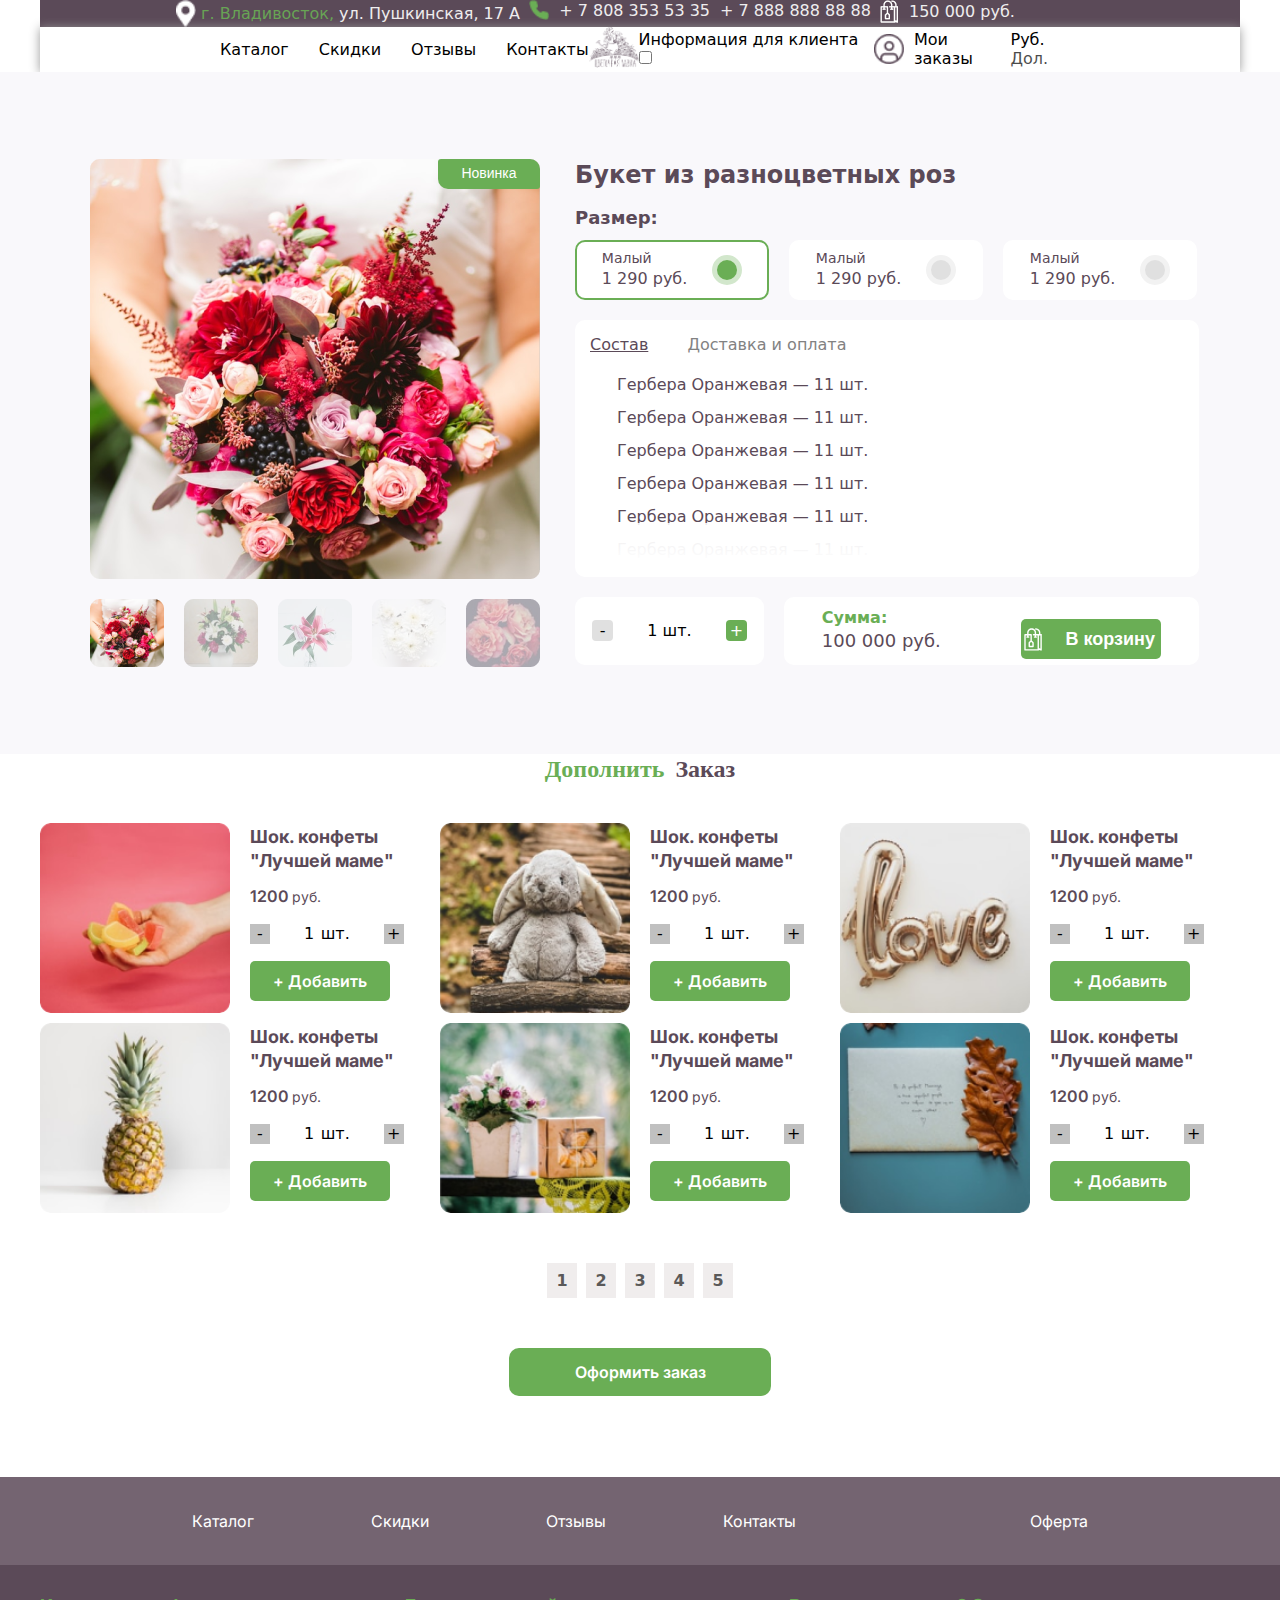
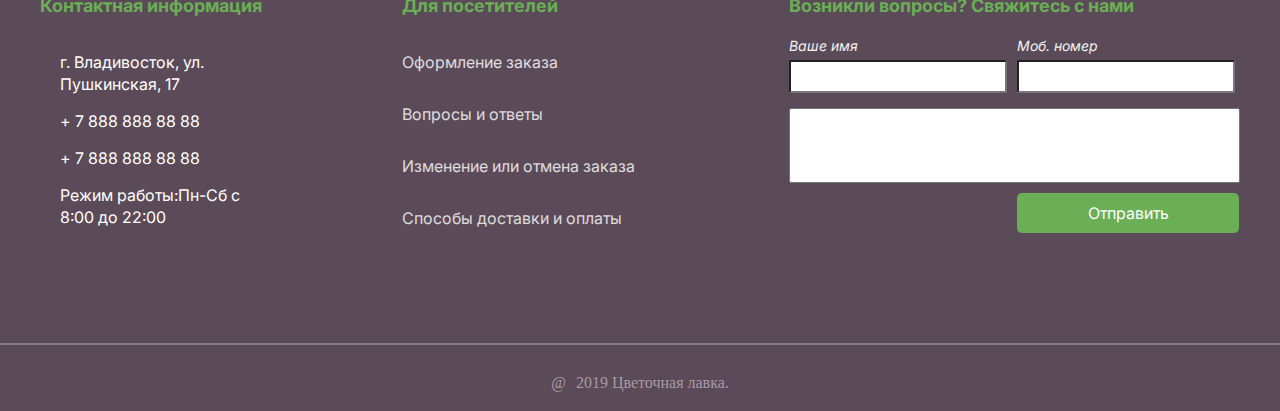
<file: index.html>
<!DOCTYPE html>
<html lang="en">
  <head>
    <meta charset="UTF-8" />
    <meta http-equiv="X-UA-Compatible" content="IE=edge" />
    <meta name="viewport" content="width=device-width, initial-scale=1.0" />
    <title>Document</title>
    <link rel="stylesheet" href="./css/style.css" />
    <link rel="stylesheet" href="./css/footer.css" />
    <link rel="stylesheet" href="./css/main.css" />
    <link
      rel="stylesheet"
      href="https://cdnjs.cloudflare.com/ajax/libs/font-awesome/6.2.1/css/all.min.css"
      integrity="sha512-MV7K8+y+gLIBoVD59lQIYicR65iaqukzvf/nwasF0nqhPay5w/9lJmVM2hMDcnK1OnMGCdVK+iQrJ7lzPJQd1w=="
      crossorigin="anonymous"
      referrerpolicy="no-referrer"
    />
  </head>

  <body>
    <header class="header">
      <div class="container">
        <nav class="nav__text">
          <div class="logo1">
            <img src="./img/.png" alt="img" />
            <a href="#"><span>г. Владивосток,</span></a>
            <a href="#"> ул. Пушкинская, 17 А</a>
          </div>
          <div class="logo2">
            <img src="./img/vektor.png" alt="vektor" />
            <a href="#">+ 7 808 353 53 35</a>
            <a class="a__text" href="#">+ 7 888 888 88 88</a>
          </div>
          <div class="logo3">
            <img src="./img/vektora.png" alt="vektora" />
            <a href="#">150 000 руб.</a>
          </div>
        </nav>

        <!-- nav__text end -->

        <nav class="nav__title">
          <div class="nav__title-text">
            <div class="nav__title-menu">
              <img src="./img/group6.png" alt="IMG" />
              <a href="">Меню</a>
            </div>
            <div class="nav__text-a">
              <a href="#">Каталог</a>
              <a href="#">Скидки</a>
              <a href="#">Отзывы</a>
              <a href="#">Контакты</a>
            </div>
            <div class="nav__title-logo">
              <img src="./img/Лого.png" alt="logo" />
            </div>
            <div class="nav__text-label">
              <label for="#">
                Информация для клиента
                <input type="checkbox" placeholder="name" />
              </label>
            </div>
            <div class="nav__text-user">
              <img src="./img/userpick.png" alt="userpick" />
              <a href="#">Мои заказы</a>
            </div>
            <div class="nav__text-pul">
              <a href="#">Руб.</a>
              <a href="#"><span>Дол.</span> </a>
            </div>
          </div>
        </nav>
      </div>
    </header>
    <main>
      <section class="product" id="product">
        <div class="container-h product__wrapper">
          <div class="row" id="hero-image">
            <div class="product__image" flashtext="Новинка">
              <img src="./img/product-image1).png" alt="" />
            </div>
            <div class="product__subimage">
              <img src="./img/Rectangle 6.2.png" alt="" />
              <img src="./img/Rectangle 19.png" alt="" />
              <img src="./img/Rectangle 19.1.png" alt="" />
              <img src="./img/Rectangle 19.2.png" alt="" />
              <img src="./img/Rectangle 19.3.png" alt="" />
            </div>
          </div>
          <div class="row content-hero">
            <h1 class="content-hero__title">Букет из разноцветных роз</h1>
            <h3 class="content-hero__size">Размер:</h3>
            <div class="content-hero__sizeForm">
              <label class="choicewrap">
                <input type="radio" name="size" checked class="sizeRadio" />
                <div class="content-hero__radio-box">
                  <div class="productplan">
                    <p class="productplan__title">Малый</p>
                    <p class="productplan__price">1 290 руб.</p>
                  </div>
                  <div class="product-check">
                    <span class="costum-checkbox"></span>
                  </div>
                </div>
              </label>
              <label class="choicewrap">
                <input type="radio" name="size" class="sizeRadio" />
                <div class="content-hero__radio-box">
                  <div class="productplan">
                    <p class="productplan__title">Малый</p>
                    <p class="productplan__price">1 290 руб.</p>
                  </div>
                  <div class="product-check">
                    <span class="costum-checkbox"></span>
                  </div>
                </div>
              </label>
              <label class="choicewrap">
                <input type="radio" name="size" class="sizeRadio" />
                <div class="content-hero__radio-box">
                  <div class="productplan">
                    <p class="productplan__title">Малый</p>
                    <p class="productplan__price">1 290 руб.</p>
                  </div>
                  <div class="product-check">
                    <span class="costum-checkbox"></span>
                  </div>
                </div>
              </label>
            </div>
            <div class="info">
              <div class="info__header">
                <span>Состав</span>
                <span>Доставка и оплата</span>
              </div>
              <div class="info__description">
                <ul>
                  <li>Гербера Оранжевая — 11 шт.</li>
                  <li>Гербера Оранжевая — 11 шт.</li>
                  <li>Гербера Оранжевая — 11 шт.</li>
                  <li>Гербера Оранжевая — 11 шт.</li>
                  <li>Гербера Оранжевая — 11 шт.</li>
                  <li>Гербера Оранжевая — 11 шт.</li>
                  <li>Гербера Оранжевая — 11 шт.</li>
                  <li>Гербера Оранжевая — 11 шт.</li>
                  <li>Гербера Оранжевая — 11 шт.</li>
                </ul>
                <div class="oyna"></div>
              </div>
            </div>
            <div class="product-footer">
              <div class="counter">
                <div class="decrement counter-btn">
                  <span>-</span>
                </div>
                <span class="counter-count" increment="+" decrement="-"
                  >1 шт.</span
                >
                <div class="increment counter-btn">
                  <span>+</span>
                </div>
              </div>
              <div class="cart">
                <div class="cart__price">
                  <p>Сумма:</p>
                  <p>100 000 руб.</p>
                </div>
                <div class="cart__button">
                  <button class="btn">
                    <img src="./img/bag.svg" />
                    <span>В корзину</span>
                  </button>
                </div>
              </div>
            </div>
          </div>
        </div>
      </section>
      <!-- start main section  -->
      <section class="do-order">
        <div class="container">
          <div class="order">
            <div class="order-title">
              <h2 class="order-title__content">
                <span> Дополнить</span> Заказ
              </h2>
            </div>
            <!-- ---------------------------->
            <div class="order-cards">
              <div class="order-cards__items">
                <div class="order-cards__items-img">
                  <img src="./images/Rectangle 25.png" alt="25" />
                </div>
                <div class="order-cards__items-description">
                  <h5>Шок. конфеты "Лучшей маме"</h5>
                  <p><span>1200</span>руб.</p>
                  <div>
                    <span>-</span> <span>1</span> <span>шт.</span>
                    <span>+</span>
                  </div>
                  <button type="button" class="btn">
                    <a href="#"> Добавлено </a>

                    <a href="#"> + Добавить </a>
                  </button>
                </div>
              </div>
              <div class="order-cards__items">
                <div class="order-cards__items-img">
                  <img src="./images/quyon.png" alt="quyon" />
                </div>
                <div class="order-cards__items-description">
                  <h5>Шок. конфеты "Лучшей маме"</h5>
                  <p><span>1200</span>руб.</p>
                  <div>
                    <span>-</span> <span>1</span> <span>шт.</span>
                    <span>+</span>
                  </div>
                  <button type="button" class="btn">
                    <a href="#"> Добавлено </a>

                    <a href="#"> + Добавить </a>
                  </button>
                </div>
              </div>

              <div class="order-cards__items">
                <div class="order-cards__items-img">
                  <img src="./images/love.png" alt="love" />
                </div>
                <div class="order-cards__items-description">
                  <h5>Шок. конфеты "Лучшей маме"</h5>
                  <p><span>1200</span>руб.</p>
                  <div>
                    <span>-</span> <span>1</span> <span>шт.</span>
                    <span>+</span>
                  </div>
                  <button type="button" class="btn">
                    <a href="#"> Добавлено </a>

                    <a href="#"> + Добавить </a>
                  </button>
                </div>
              </div>

              <div class="order-cards__items">
                <div class="order-cards__items-img">
                  <img src="./images/ananas.png" alt="ananas" />
                </div>
                <div class="order-cards__items-description">
                  <h5>Шок. конфеты "Лучшей маме"</h5>
                  <p><span>1200</span>руб.</p>
                  <div>
                    <span>-</span> <span>1</span> <span>шт.</span>
                    <span>+</span>
                  </div>
                  <button type="button" class="btn">
                    <a href="#"> Добавлено </a>

                    <a href="#"> + Добавить </a>
                  </button>
                </div>
              </div>

              <div class="order-cards__items">
                <div class="order-cards__items-img">
                  <img src="./images/gul.png" alt="gul" />
                </div>
                <div class="order-cards__items-description">
                  <h5>Шок. конфеты "Лучшей маме"</h5>
                  <p><span>1200</span>руб.</p>
                  <div>
                    <span>-</span> <span>1</span> <span>шт.</span>
                    <span>+</span>
                  </div>
                  <button type="button" class="btn">
                    <a href="#"> Добавлено </a>

                    <a href="#"> + Добавить </a>
                  </button>
                </div>
              </div>

              <div class="order-cards__items">
                <div class="order-cards__items-img">
                  <img src="./images/barig.png" alt="barig" />
                </div>
                <div class="order-cards__items-description">
                  <h5>Шок. конфеты "Лучшей маме"</h5>
                  <p><span>1200</span>руб.</p>
                  <div>
                    <span>-</span> <span>1</span> <span>шт.</span>
                    <span>+</span>
                  </div>
                  <button type="button" class="btn">
                    <a href="#"> Добавлено </a>

                    <a href="#"> + Добавить </a>
                  </button>
                </div>
              </div>
            </div>
            <!-- -------------------------- -->
            <div class="order-pagination">
              <!-- <nav aria-label="...">
    <ul class="pagination pagination-sm">
      <li class="page-item active" aria-current="page"><a class="page-link">1</a></li>
      <li class="page-item"><a class="page-link" href="#">2</a></li>
      <li class="page-item"><a class="page-link" href="#">3</a></li>
      <li class="page-item"><a class="page-link" href="#">4</a></li>
      <li class="page-item"><a class="page-link" href="#">5</a></li>
  
   
   
    </ul>
  </nav> -->
              <nav class="order-pagination__nav">
                <ul class="order-pagination__nav-list">
                  <li class="order-pagination__nav-list__items">
                    <a href="#" class="order-pagination__nav-list__items-link">
                      1
                    </a>
                  </li>

                  <li class="order-pagination__nav-list__items">
                    <a href="#" class="order-pagination__nav-list__items-link">
                      2
                    </a>
                  </li>

                  <li class="order-pagination__nav-list__items">
                    <a href="#" class="order-pagination__nav-list__items-link">
                      3
                    </a>
                  </li>

                  <li class="order-pagination__nav-list__items">
                    <a href="#" class="order-pagination__nav-list__items-link">
                      4
                    </a>
                  </li>

                  <li class="order-pagination__nav-list__items">
                    <a href="#" class="order-pagination__nav-list__items-link">
                      5
                    </a>
                  </li>
                </ul>
              </nav>
            </div>
            <button type="button" class="btn2">
              <a href="#"> Оформить заказ </a>
            </button>
          </div>
        </div>
      </section>

      <!-- /end main section  -->

      <!-- start footer section  -->
      <footer>
        <nav class="footer-nav">
          <div class="container">
            <ul class="footer-nav_list">
              <li class="footer-nav__list-items">
                <a href="#" class="footer-nav__list-items__link"> Каталог </a>
              </li>

              <li class="footer-nav__list-items">
                <a href="#" class="footer-nav__list-items__link"> Скидки </a>
              </li>

              <li class="footer-nav__list-items">
                <a href="#" class="footer-nav__list-items__link"> Отзывы </a>
              </li>

              <li class="footer-nav__list-items">
                <a href="#" class="footer-nav__list-items__link"> Контакты </a>
              </li>

              <li class="footer-nav__list-items">
                <!-- <div class="dropdown">
                  <a
                    class="footer-nav__list-items__link text-white dropdown-toggle"
                    href="#"
                    role="button"
                    data-bs-toggle="dropdown"
                    aria-expanded="false">
                    Информация для клиента
                  </a>

                  <ul class="dropdown-menu">
                    <li><a class="dropdown-item" href="#">Action</a></li>
                    <li>
                      <a class="dropdown-item" href="#">Another action</a>
                    </li>
                    <li>
                      <a class="dropdown-item" href="#">Something else here</a>
                    </li>
                  </ul>
                </div> -->
              </li>
              <li class="footer-nav__list-items">
                <a href="#" class="footer-nav__list-items__link"> Оферта </a>
              </li>
            </ul>
          </div>
        </nav>

        <div class="container">
          <div class="footer-contents">
            <ul>
              <h4>Контактная информация</h4>
              <li>
                <i class="fa-solid fa-location-dot"></i> г. Владивосток, ул.
                Пушкинская, 17
              </li>
              <li><i class="fa-solid fa-phone"></i> + 7 888 888 88 88</li>
              <li><i class="fa-solid fa-phone"></i> + 7 888 888 88 88</li>
              <li>
                <i class="fa-regular fa-clock"></i> Режим работы:Пн-Сб с 8:00 до
                22:00
              </li>
            </ul>
            <ul>
              <h4>Для посетителей</h4>
              <li>Оформление заказа</li>
              <li>Вопросы и ответы</li>
              <li>Изменение или отмена заказа</li>
              <li>Способы доставки и оплаты</li>
            </ul>

            <form class="footer-form">
              <h4>Возникли вопросы? Свяжитесь с нами</h4>
              <address>
                <div>
                  <label for="name">Ваше имя</label>
                  <input type="text" class="forms" name="name" id="name" />
                </div>
                <div>
                  <label for="number">Моб. номер</label>
                  <input
                    type="number"
                    class="forms"
                    name="number"
                    id="number"
                  />
                </div>
              </address>

              <div>
                <label for="comment"></label>
                <textarea
                  name="comment"
                  id="comment"
                  cols="30"
                  rows="10"
                ></textarea>
              </div>
              <button type="button" class="btn3">
                <a href="#"> Отправить </a>
              </button>
            </form>
          </div>
        </div>
        <div class="line"></div>
        <div class="container">
          <div class="footer-bottom__text">
            <p>@</p>
            <p>2019 Цветочная лавка.</p>
          </div>
        </div>
      </footer>

      <!-- start footer section  -->
      <!-- bootstrap js  -->
    </main>
  </body>
</html>
</file>
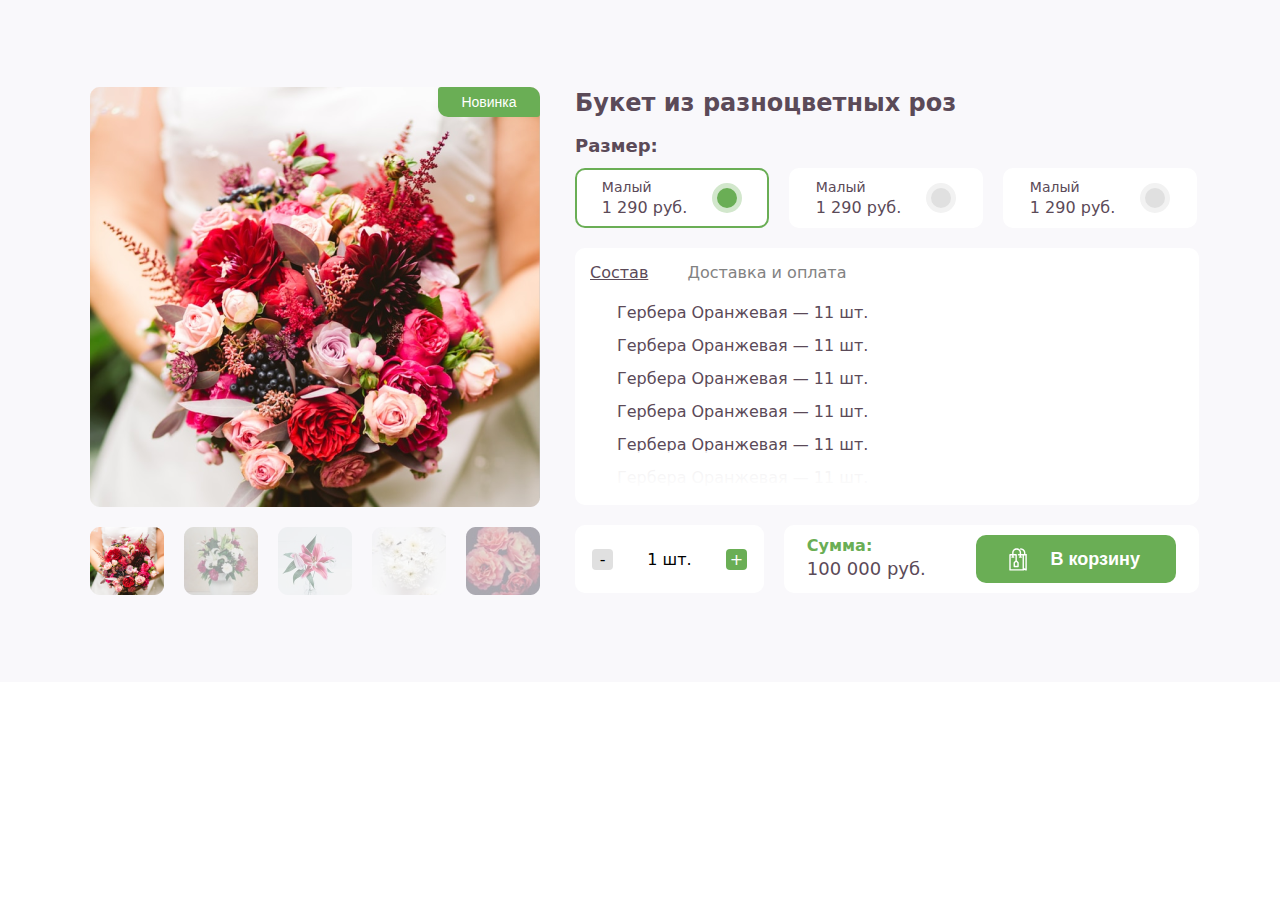
<file: product-section.html>
<!DOCTYPE html>
<html lang="en">

<head>
    <meta charset="UTF-8">
    <meta http-equiv="X-UA-Compatible" content="IE=edge">
    <meta name="viewport" content="width=device-width, initial-scale=1.0">
    <title>Document</title>
    <link rel="stylesheet" href="./css/main.css">
    <link rel="stylesheet" href="./css/main.css">
</head>

<body>
    <section class="product" id="product">
        <div class="container-h product__wrapper">
            <div class="row" id="hero-image">
                <div class="product__image" flashtext="Новинка">
                    <img src="./img/product-image1).png" alt="">
                </div>
                <div class="product__subimage">
                    <img src="./img/Rectangle 6.2.png" alt="">
                    <img src="./img/Rectangle 19.png" alt="">
                    <img src="./img/Rectangle 19.1.png" alt="">
                    <img src="./img/Rectangle 19.2.png" alt="">
                    <img src="./img/Rectangle 19.3.png" alt="">
                </div>
            </div>
            <div class="row content-hero">
                <h1 class="content-hero__title">Букет из разноцветных роз</h1>
                <h3 class="content-hero__size">Размер:</h3>
                <div class="content-hero__sizeForm">
                    <label class="choicewrap">
                        <input type="radio" name="size" checked class="sizeRadio">
                        <div class="content-hero__radio-box">
                            <div class="productplan">
                                <p class="productplan__title">Малый</p>
                                <p class="productplan__price">1 290 руб.</p>
                            </div>
                            <div class="product-check">
                                <span class="costum-checkbox"></span>
                            </div>
                        </div>
                    </label>
                    <label class="choicewrap">
                        <input type="radio" name="size" class="sizeRadio">
                        <div class="content-hero__radio-box">
                            <div class="productplan">
                                <p class="productplan__title">Малый</p>
                                <p class="productplan__price">1 290 руб.</p>
                            </div>
                            <div class="product-check">
                                <span class="costum-checkbox"></span>
                            </div>
                        </div>
                    </label>
                    <label class="choicewrap">
                        <input type="radio" name="size" class="sizeRadio">
                        <div class="content-hero__radio-box">
                            <div class="productplan">
                                <p class="productplan__title">Малый</p>
                                <p class="productplan__price">1 290 руб.</p>
                            </div>
                            <div class="product-check">
                                <span class="costum-checkbox"></span>
                            </div>
                        </div>
                    </label>


                </div>
                <div class="info">
                    <div class="info__header">
                        <span>Состав</span>
                        <span>Доставка и оплата</span>
                    </div>
                    <div class="info__description">
                        <ul>
                            <li>Гербера Оранжевая — 11 шт.</li>
                            <li>Гербера Оранжевая — 11 шт.</li>
                            <li>Гербера Оранжевая — 11 шт.</li>
                            <li>Гербера Оранжевая — 11 шт.</li>
                            <li>Гербера Оранжевая — 11 шт.</li>
                            <li>Гербера Оранжевая — 11 шт.</li>
                            <li>Гербера Оранжевая — 11 шт.</li>
                            <li>Гербера Оранжевая — 11 шт.</li>
                            <li>Гербера Оранжевая — 11 шт.</li>
                        </ul>
                        <div class="oyna"></div>
                    </div>

                </div>
                <div class="product-footer">
                    <div class="counter">
                        <div class="decrement counter-btn">
                            <span>-</span>
                        </div>
                        <span class="counter-count" increment="+" decrement='-'>1 шт.</span>
                        <div class="increment counter-btn">
                            <span>+</span>
                        </div>
                    </div>
                    <div class="cart">
                        <div class="cart__price">
                            <p>Сумма:</p>
                            <p>100 000 руб.</p>
                        </div>
                        <div class="cart__button">
                            <button class="btn">
                                <img src="./img/bag.svg">
                                <span>В корзину</span>
                            </button>
                        </div>
                    </div>
                </div>

            </div>

        </div>
    </section>
</body>

</html>
</file>
<file: css/style.css>
/* core style  */
@import url('https://fonts.googleapis.com/css2?family=Inter:wght@400;500;600;700;800;900&family=Shadows+Into+Light&display=swap');
:root{
  --inter: 'Inter', sans-serif;
  --border:1px solid black;
  --shadows: 'Shadows Into Light', cursive;
}
body{
  font-family: var(--inter);
}
.container{
  max-width: 1200px;
  width: 100%;
  margin: 0 auto;
}
/* /core style  */

/* start order style  */
.order{
  width: 100%;
  display: flex;
  align-items: center;
  justify-content: center;
  flex-direction: column;
}
.order-title{
margin-bottom: 40px;
}
.order-title h2{
font-family:var(--shadows);
font-size: 24px;
line-height: 29px;
text-align: center;
color: #5B4A58;
}
.order-title h2 span{
  color: #6AAE55;
}
.order-cards{
  display: flex;
  align-items: center;
  gap: 0px;
  flex-wrap: wrap;
  justify-content: center;
  margin-bottom: 40px;

}
.order-cards__items{
  display: flex;
  width: 400px;
  height: 200px;
}
.order-cards__items img{
  width: 190px;
  height: 190px;
  border-radius: 10px;
  margin-right: 20px;
}
.order-cards__items h5{
font-family: var(--inter);
font-size: 18px;
line-height: 24px;
font-weight: 700;
color: #5B4A58;
margin-top: 2px;
margin-bottom: 11px;
}
.order-cards__items-description>p{
font-family:var(--inter);
font-size: 14px;
line-height: 150%;
color: #5B4A58;
margin-bottom: 16px;
}
.order-cards__items-description>p span{
font-family:var(--inter);
font-size: 16px;
line-height: 150%;
color: #5B4A58;
font-weight: 600;
margin-right: 3px;
}
.order-cards__items-description div{
  display: flex;
  align-items: center;  
}
.order-cards__items-description div span{
  margin-right: 34px;
}
.order-cards__items-description div span:nth-of-type(1),
.order-cards__items-description div span:nth-of-type(4){
  width: 20px;
  height: 20px;
  display: flex;
  justify-content: center;
  align-items: center;
  background-color: silver;
  font-weight: 500;
}
.order-cards__items-description div span:nth-of-type(1):hover,
.order-cards__items-description div span:nth-of-type(4):hover{
background-color: #6AAE55;
}

.order-cards__items-description div span:nth-of-type(2){
  margin-right: 6.5px;
}
.btn {
width: 140px !important;
height: 40px !important;
border-radius: 5px !important;
outline: none !important;
border: none !important;
margin-top: 17px;
background-color: #6AAE55 !important;
}
.btn:hover{
  background-color: #39de07 !important;
  
}
.btn a:first-of-type{
  display: none;
}
.btn:focus  a:first-of-type{
   display: inline-block;
}
.btn:focus{
  background: #BDBDBD !important;

}
.btn:focus a:last-of-type{
  display: none;
}
 .btn2 a,
 .btn a {
  font-family:var(--inter) !important;
  font-size: 16px !important;
  line-height: 150% !important;
  color: #FFFFFF !important;
  text-decoration: none;
  font-weight: 600;
}
.order-pagination{
  margin-bottom: 50px;
}
/* .page-item{
  margin-right: 8px;
  width: 30px;
  height: 22px;
  background-color: #BDBDBD;
}
.page-item:last-of-type{
  margin-right: 0;
} */
.order-pagination__nav-list{
  list-style: none;
  display: flex;
  align-items: center;
  gap: 9px;
}
.order-pagination__nav-list__items{
  width: 30px;
  height: 35px;
  display: flex;
  align-items: center;
  justify-content: center;
  background: #efececf0;
}
.order-pagination__nav-list__items:hover{
  border: 1px solid green;
  background-color: white;
}
.order-pagination__nav-list__items:hover a{
  color:green;
}
.order-pagination__nav-list__items-link{
  text-decoration: none;
  color: rgb(90, 89, 89);
  font-weight: 600;
}

.btn2{
width: 262px;
height: 48px;
left: 829px;
top: 1510px;
background: #6AAE55;
border-radius: 10px;
border: none;
outline: none;
}



/* /end order style  */

/* respnsive */

@media only screen and (max-width: 420px) {
.order{
  justify-content: center;
  align-items: center;
  display: flex;
  width: 100%;
}
.order-title{
  width: 100%;
  text-align: center;
}
.order-cards{
  flex-direction: column;
  flex-wrap: nowrap;
  padding-left: 15px;
  padding-right:0;
}
.order-pagination{
  width: 100%;
  justify-content: center;
  align-items: center;
  display:flex;
  margin-bottom: 15px;
  margin-right: 30px;
}
.btn2{
  margin-bottom: 30px;
}
}
</file>
<file: css/footer.css>
@import url('https://fonts.googleapis.com/css2?family=Inter:wght@400;500;600;700;800;900&family=Shadows+Into+Light&display=swap');
:root{
  --inter: 'Inter', sans-serif;
  --border:1px solid black;
  --shadows: 'Shadows Into Light', cursive;
}
*{
  margin: 0;
  padding: 0;
  box-sizing: border-box;
}
body{
  font-family: var(--inter);
  overflow-x: hidden;
}
.container{
  max-width: 1200px;
  width: 100%;
  margin: 0 auto;
}
/* /core style  */

/* start footer style  */
footer{
  margin-top: 81px;
  background-color:#5B4A58  ;
}

.footer-nav{
  width: 100%;
  height: 88px;
  background-color: #746471;
display: flex;
flex-direction: column;
align-items: center;
justify-content: center;
}
.footer-nav_list{
  width: 100%;
  display: flex;
  align-items: center;
  list-style: none;
  justify-content: center;
  gap: 117px;
}
.footer-nav__list-items__link{
text-decoration: none;
font-family: var(--inter);
font-size: 16px;
line-height: 22px;
color: #FFFFFF;
font-weight: 400;
}
.footer-contents{
  width: 100% ;
  height: 428px;
  display: flex !important;
  justify-content: space-between;
  gap: 70px;
}
.footer-form h4,
.footer-contents ul h4{
font-family:var(--inter);
font-size: 18px;
line-height: 21px;
color: #6AAE55;
margin-top: 30px;
margin-bottom: 20px;
}
.footer-contents ul {
  list-style: none;
  display: flex;
  flex-direction: column;
  gap: 15px;
  padding: 0;
}
.footer-contents ul li{
  width: 224px;
  display: flex;
  gap: 20px;
  font-family:var(--inter);
  font-size: 16px;
  line-height: 22px;
  color: #FFFFFF;

}
.footer-contents ul:last-of-type li{
  font-family:var(--inter);
  width: 250px;
  font-size: 16px;
  line-height: 22px;
  color: #FFFFFF;
  opacity: 0.8;
  margin-bottom: 15px;
}

.footer-form div{
display: flex;
flex-direction: column;
gap: 5px;  
}
address{
  display: flex;
  align-items: center;
  column-gap: 10px;
}
.footer-form label{
  font-family:var(--inter);
  font-size: 14px;
  line-height: 19px;
  color: #F2F2F2;
  }
.footer-form div input{
width: 218px;
height: 33px;
background: #FFFFFF;
border-radius: 2px;
}
textarea{
  resize:none !important;
  width: 451px;
  height: 75px;
  left: 1066px;
  top: 1857px;
  background: #FFFFFF;
  border-radius: 2px;
  margin-top: 10px;
}
.btn3{
width: 222px;
height: 40px;
background: #6AAE55;
border-radius: 5px;
border: none;
outline: none;
margin-left: 228px;
margin-top: 10px;
}
.btn3:hover{
  background: #3dd210;
}
.btn3 a{
font-family:var(--inter);
font-size: 16px;
line-height: 22px;
color: #FFFFFF;
text-decoration: none;
}
.line{
width: 100% !important;
height: 2px;
background-color:gray;
position: relative;
top: -50px;
}
.footer-bottom__text{
  width: 100%;
  display: flex;
  align-items: center;
  justify-content: center;
  position: relative;
  top: -20px;
  gap: 10px;
}
.footer-bottom__text p{
font-family: 'Literal';
font-size: 16px;
line-height: 100%;
color: #A69BA4;

}

/* respnsive */

@media only screen and (max-width: 420px) {
  .footer-nav{
    width: 100%;
    height: 300px;
    justify-content: center;
    align-items: center;
  }
  .footer-nav_list{
    align-items: center;
    justify-content: center;
    flex-direction: column;
    gap: 14px;
  }


  .footer-contents{
    width: 100%;
    flex-direction: column;
    align-items: flex-start;
    justify-content: center !important;
    height: 1200px;
    gap: 40px;
  }
  .footer-form address{
    flex-direction: column;
    width: 100%;
    gap: 20px;
  }

.forms{
  width: 390px !important;
}
textarea{
  width:390px;
}
.btn3{
  width: 390px !important;
  margin: 10px 0px 0px 0px;
  height: 50px;
}
}
  
/* /end footer style  */
</file>
<file: css/main.css>
* {
  margin: 0;
  padding: 0;
  box-sizing: border-box;
}

body {
  font-family: system-ui, -apple-system, BlinkMacSystemFont, "Segoe UI", Roboto, Oxygen, Ubuntu, Cantarell, "Open Sans", "Helvetica Neue", sans-serif;
}

.header {
  width: 100%;
  height: 100%;
  border: 0px solid;
}

.container {
  width: 1200px;
  margin: 0 auto;
  border: 0px solid;
}

.nav__text {
  display: flex;
  width: 100%;
  height: 8%;
  background-color: #5B4A58;
  border: 0px solid;
}
.nav__text .logo1 {
  display: flex;
  align-items: center;
  justify-content: flex-end;
  gap: 5px;
  width: 40%;
  height: 100%;
  border: 0px solid;
}
.nav__text .logo1 a {
  opacity: 0.9;
  color: white;
  text-decoration: none;
}
.nav__text .logo1 img {
  width: 20px;
}
.nav__text .logo1 span {
  color: #6AAE55;
}
.nav__text .logo2 {
  display: flex;
  align-items: center;
  justify-content: center;
  gap: 10px;
  width: 30%;
  height: 100%;
  border: 0px solid;
}
.nav__text .logo2 a {
  opacity: 0.9;
  text-decoration: none;
  color: white;
}
.nav__text .logo2 img {
  width: 20px;
}
.nav__text .logo3 {
  display: flex;
  align-items: center;
  gap: 10px;
  width: 30%;
  height: 100%;
  border: 0px solid;
}
.nav__text .logo3 a {
  opacity: 0.9;
  color: white;
  text-decoration: none;
}

.nav__title {
  width: 100%;
  height: 12%;
  box-shadow: 0px 1px 10px #999;
  border: 0px solid;
}

.nav__title-text {
  display: flex;
  justify-content: center;
  align-items: center;
  justify-content: space-around;
  width: 70%;
  height: 100%;
  margin: 0 auto;
  border: 0px solid;
}
.nav__title-text .nav__title-menu {
  display: none;
}
.nav__title-text .nav__text-a {
  display: flex;
  gap: 30px;
}
.nav__title-text a {
  color: black;
  text-decoration: none;
}
.nav__title-text img {
  width: 50px;
}
.nav__title-text .nav__text-user {
  display: flex;
  justify-content: center;
  align-items: center;
  gap: 10px;
  border: 0px solid;
}
.nav__title-text .nav__text-user img {
  width: 30px;
  height: 30px;
}
.nav__title-text .nav__text-pul {
  width: 50px;
  flex-direction: column;
  border: 0px solid;
}
.nav__title-text .nav__text-pul span {
  opacity: 0.7;
}

@media only screen and (max-width: 400px) {
  .container {
    width: 100%;
  }
  .nav__text {
    width: 100%;
  }
  .nav__text .logo1 {
    display: none;
  }
  .nav__text .logo2 {
    display: flex;
    justify-content: center;
    align-items: center;
    width: 50%;
  }
  .nav__text .logo2 .a__text {
    display: none;
  }
  .nav__text .logo3 {
    width: 50%;
    display: flex;
    justify-content: center;
    align-items: center;
  }
  .nav__title {
    width: 100%;
  }
  .nav__title-text {
    width: 100%;
  }
  .nav__title-text .nav__title-menu {
    display: block;
    display: flex;
    align-items: center;
    gap: 5px;
  }
  .nav__title-text .nav__title-menu img {
    width: 35px;
  }
  .nav__title-text .nav__title-menu a {
    font-size: 25px;
    opacity: 0.7;
  }
  .nav__title-text .nav__text-a {
    display: none;
  }
  .nav__title-text .nav__title-logo {
    margin-left: 10px;
    width: 33%;
  }
  .nav__title-text .nav__title-logo img {
    width: 80px;
    height: 50px;
  }
  .nav__title-text .nav__text-label {
    display: none;
  }
  .nav__title-text .nav__text-user {
    display: none;
  }
  .nav__title-text .nav__text-pul {
    display: block;
  }
}
.product {
  padding-top: 87px;
  padding-bottom: 87px;
  background-color: #F9F8FB;
}

.container-h {
  max-width: 1100px;
  width: 100%;
  margin: 0 auto;
}

.product__subimage {
  margin-top: 20px;
}

.product__subimage {
  display: flex;
  gap: 20px;
}

.product__image {
  position: relative;
}

.product__image::before {
  content: attr(flashtext);
  position: absolute;
  color: white;
  right: 0;
  width: 102px;
  height: 30px;
  background: #6AAE55;
  border-radius: 3px 10px;
  display: flex;
  align-items: center;
  justify-content: center;
  font-family: sans-serif;
  font-size: 14px;
  line-height: 19px;
  /* identical to box height */
  color: #FFFFFF;
}

.product__image {
  overflow: hidden;
  width: 450px;
  height: 420px;
}

.product__image img {
  width: 100%;
  height: 100%;
}

.product__wrapper {
  display: flex;
  gap: 35px;
}

.content-hero__title {
  font-size: 24px;
  line-height: 32px;
  color: #5B4A58;
  width: 426px;
}
.content-hero__size {
  font-size: 18px;
  line-height: 150%;
  color: #5B4A58;
  margin-top: 13px;
}
.content-hero__sizeForm {
  display: flex;
  gap: 20px;
  margin-top: 9px;
}
.content-hero__sizeForm label input {
  display: none;
}
.content-hero__radio-box {
  cursor: pointer;
  width: 194px;
  height: 60px;
  display: flex;
  align-items: center;
  justify-content: space-evenly;
  background: #FFFFFF;
  border: 2px solid transparent;
  border-radius: 10px;
}
.content-hero__radio-box .productplan__title {
  font-size: 14px;
  line-height: 19px;
  color: #5B4A58;
}
.content-hero__radio-box .productplan__price {
  font-size: 16px;
  line-height: 22px;
  color: #5B4A58;
}
.content-hero .costum-checkbox {
  width: 20px;
  height: 20px;
  padding: 10px;
  display: block;
  background-color: #E0E0E0;
  border: 5px solid #F2F2F2;
  border-radius: 50%;
}

.choicewrap input:checked + .content-hero__radio-box {
  border: 2px solid #6AAE55;
  transition: 0.3s linear;
}

.choicewrap input:checked + .content-hero__radio-box .product-check .costum-checkbox {
  background-color: #6AAE55 !important;
  border-color: #D2E7CC;
  transition: 0.3s linear;
}

.info {
  width: 624px;
  height: 257px;
  margin-top: 20px;
  padding: 15px;
  background: #FFFFFF;
  border-radius: 10px;
}
.info__header :nth-child(1) {
  width: 65px;
  height: 22px;
  font-size: 16px;
  color: #5B4A58;
  text-decoration: underline;
  padding-right: 34px;
}
.info__header :nth-child(2) {
  width: 144px;
  height: 22px;
  font-size: 16px;
  color: #828282;
}
.info__description {
  padding-left: 27px;
  padding-top: 19px;
  position: relative;
}
.info__description ul {
  overflow-y: scroll;
  height: 190px;
}
.info__description li {
  margin-bottom: 9px;
  font-size: 16px;
  line-height: 150%;
  color: #5B4A58;
}
.info__description .oyna {
  position: absolute;
  width: 100%;
  height: 40px;
  left: 0;
  bottom: 0;
  background: linear-gradient(180deg, rgba(255, 255, 255, 0) -671.25%, #FFFFFF 100%);
  border-radius: 10px;
}

.counter {
  width: 189px;
  display: flex;
  position: relative;
  justify-content: space-around;
  align-items: center;
  height: 68px;
  background: #FFFFFF;
  border-radius: 10px;
}
.counter .counter-btn {
  width: 21px;
  height: 21px;
  display: flex;
  justify-content: center;
  align-items: center;
  background: #6AAE55;
  border-radius: 4px;
}
.counter .decrement {
  background: #E0E0E0 !important;
}
.counter .increment {
  background-color: #6AAE55;
}
.counter .increment span {
  color: white;
}

.product-footer {
  display: flex;
  gap: 20px;
  margin-top: 20px;
}

.cart {
  width: 415px;
  height: 68px;
  background: #FFFFFF;
  border-radius: 10px;
  display: flex;
  align-items: center;
  justify-content: space-around;
}
.cart__price :nth-child(1) {
  width: 62px;
  height: 22px;
  font-weight: 800;
  font-size: 16px;
  color: #6AAE55;
}
.cart__price :nth-child(2) {
  width: 124px;
  height: 24px;
  font-size: 18px;
  color: #5B4A58;
}

.cart__button .btn {
  width: 200px;
  height: 48px;
  cursor: pointer;
  left: 1305px;
  top: 685px;
  outline: none;
  border: none;
  background: #6AAE55;
  border-radius: 10px;
  display: flex;
  align-items: center;
  justify-content: center;
  gap: 20px;
}
.cart__button .btn span {
  width: 97px;
  height: 26.45px;
  font-size: 18px;
  line-height: 150%;
  font-family: sans-serif;
  font-weight: 800;
  color: #FFFFFF;
}

@media screen and (max-width: 430px) {
  .content-hero__title {
    width: 100%;
  }
  .container-h {
    max-width: 350px;
  }
  .info {
    width: 100%;
  }
  .cart {
    width: 100%;
  }
  .product-footer {
    width: 100%;
    flex-direction: column;
  }
  .product__subimage {
    width: 100%;
    overflow-x: scroll;
    padding-bottom: 20px;
  }
  .content-hero__sizeForm {
    width: 100%;
    padding-bottom: 20px;
    flex-direction: column;
  }
  .content-hero__radio-box {
    width: 100%;
    justify-content: space-between;
    padding: 0 16px;
  }
  .counter {
    width: 100%;
  }
  .product__image {
    width: 100%;
    height: fit-content;
  }
  .product__wrapper {
    flex-direction: column;
  }
  ::-webkit-scrollbar {
    width: 0px;
  }
  /* Track */
  ::-webkit-scrollbar-track {
    background: transparent;
  }
  /* Handle */
  ::-webkit-scrollbar-thumb {
    background: transparent;
  }
}

/*# sourceMappingURL=main.css.map */
</file>
